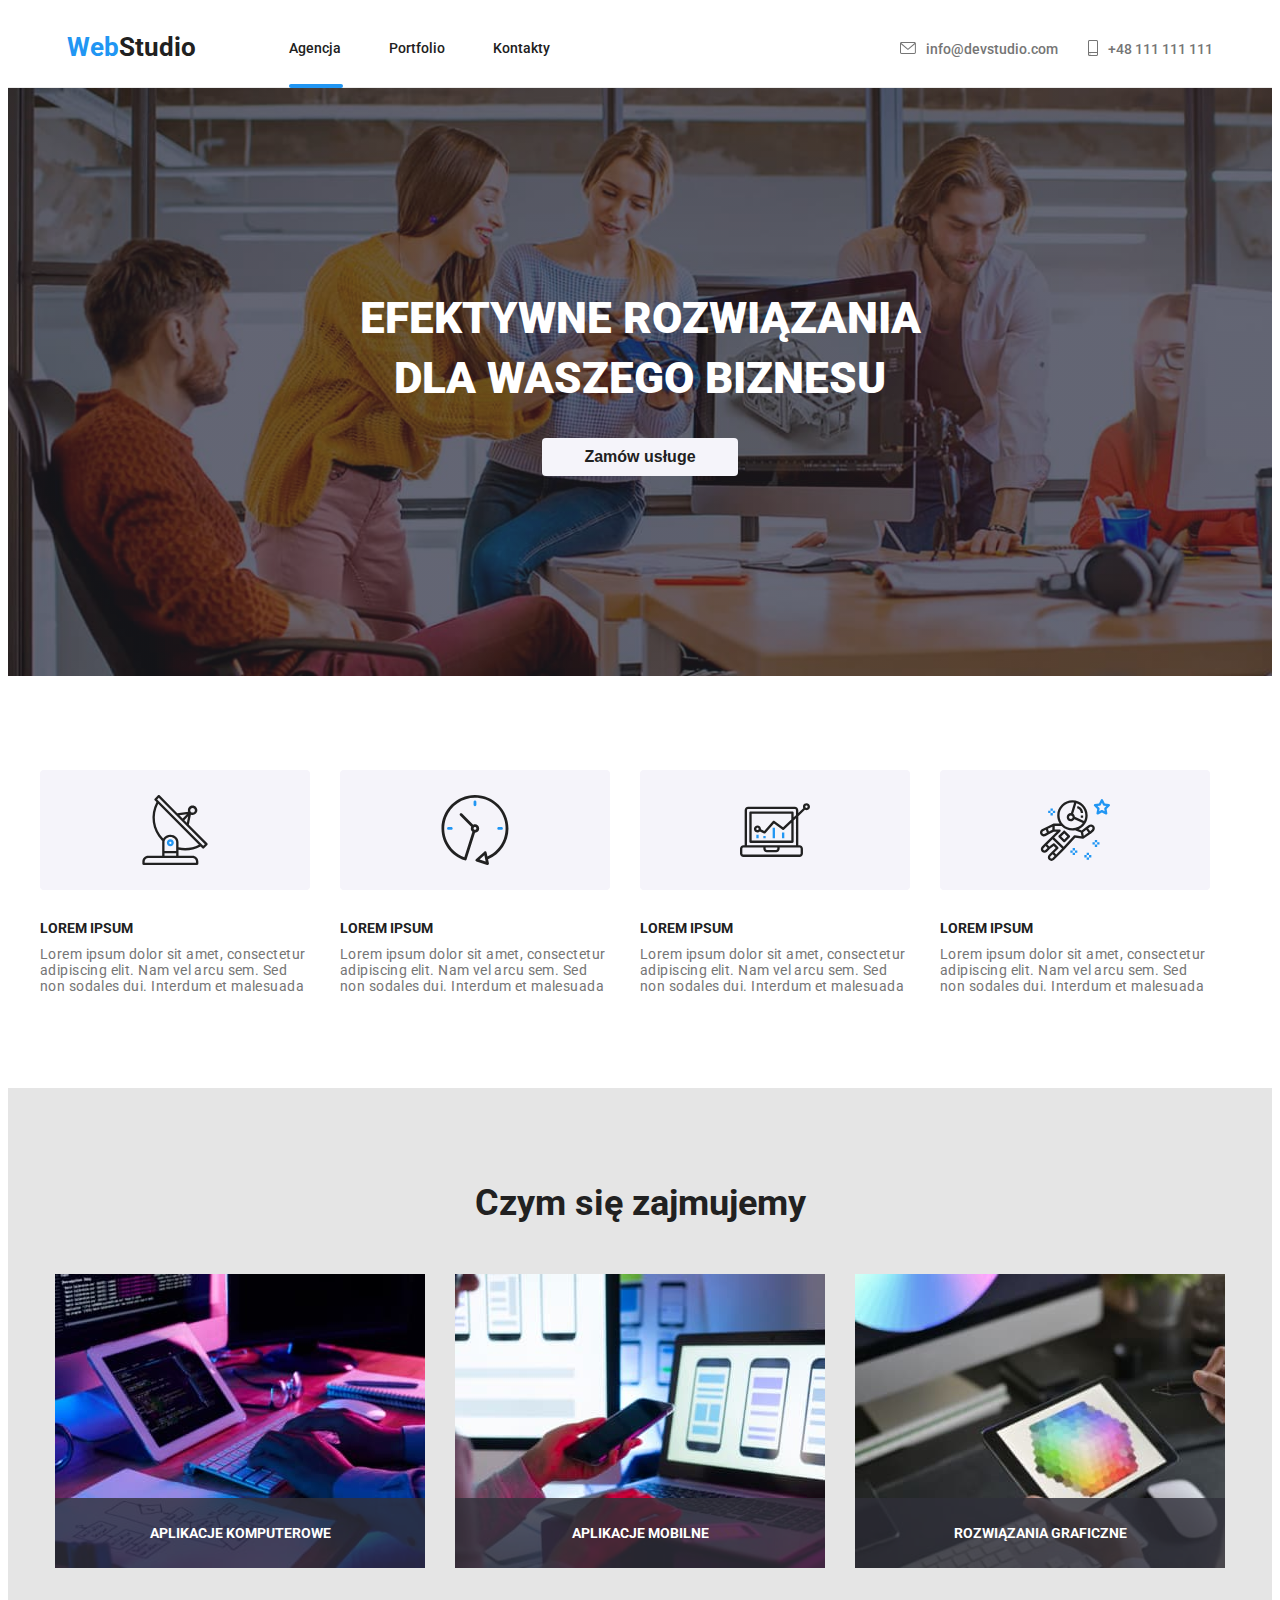
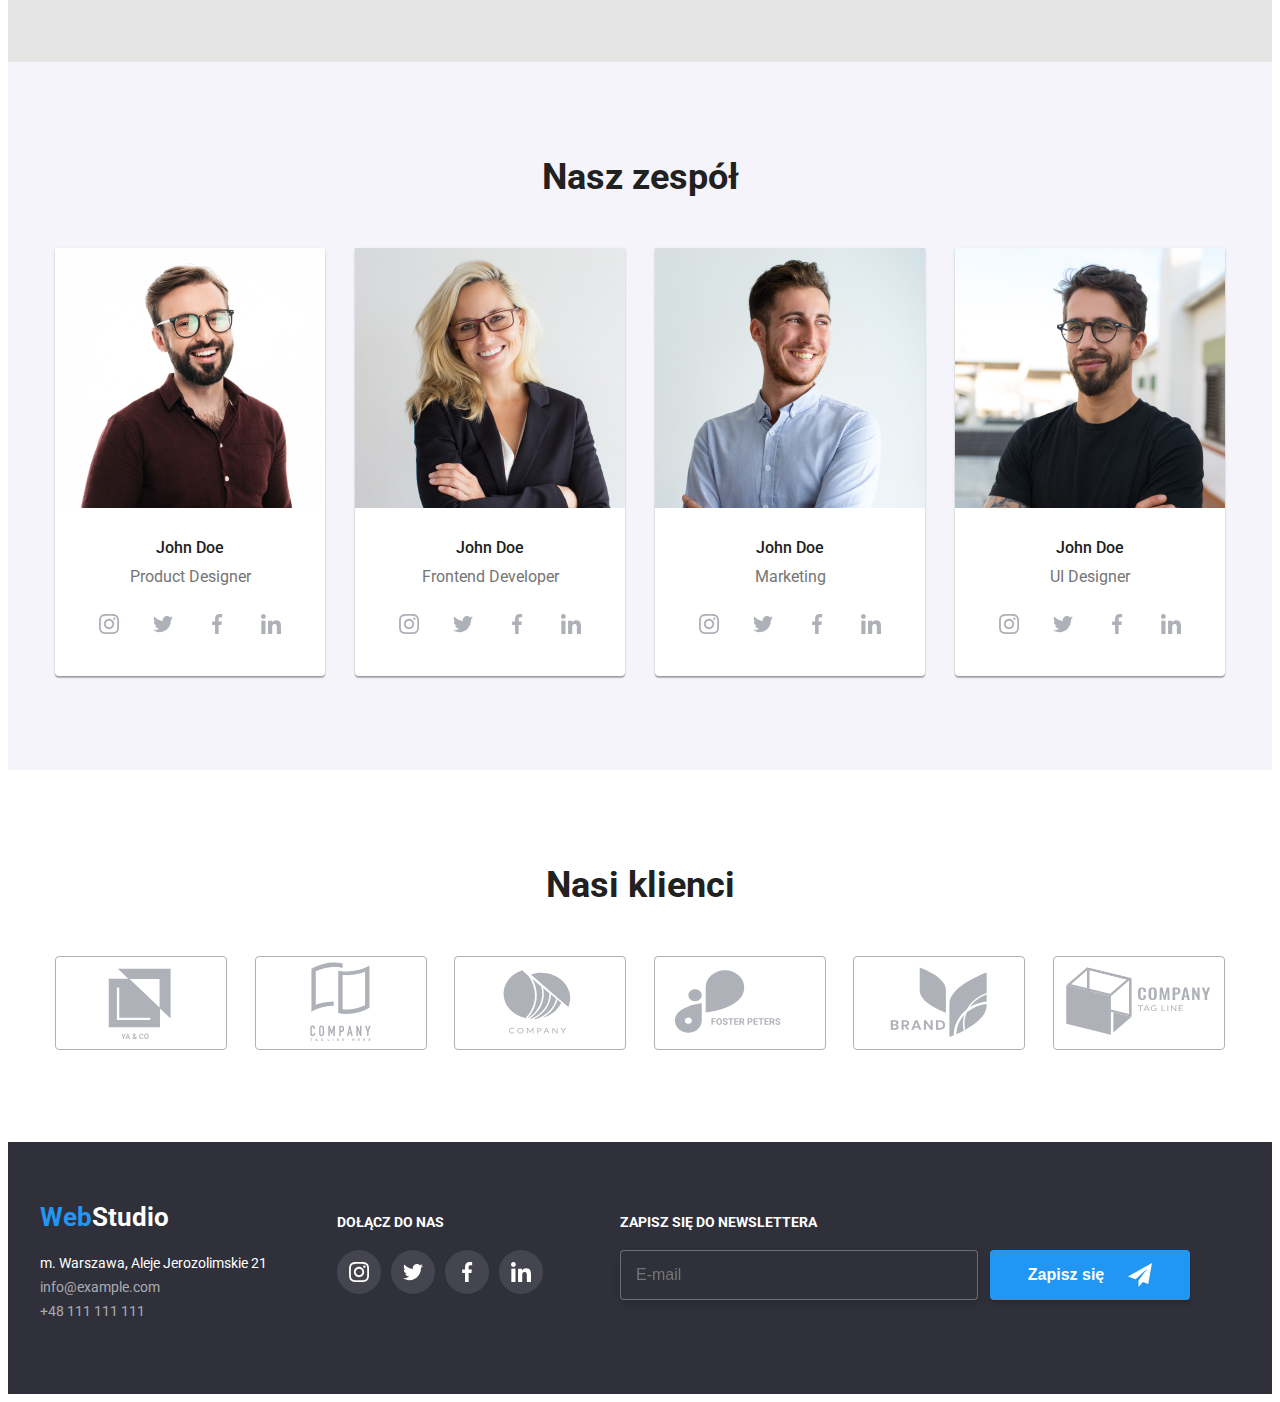
<file: index.html>
<!DOCTYPE html>
<html lang="pl-PL">
<head>
    <meta charset="UTF-8">
    <meta http-equiv="X-UA-Compatible" content="IE=edge">
    <meta name="viewport" content="width=device-width, initial-scale=1.0">
    <title>WebStudio</title>
    <link rel="stylesheet" href="https://cdnjs.cloudflare.com/ajax/libs/modern-normalize/1.0.0/modern-normalize.min.css"
        integrity="sha512-ISS7cAi1PEhQ8jnbJpJZMd29NlhNj4AWYyLOSp2CE/CsHxTCu+r+t0D2yoJudVrd0/8fTVPUVDzY5Tvli75u/g=="
        crossorigin="anonymous">
    <link rel="stylesheet" href="./css/main.min.css">
    <link rel="preconnect" href="https://fonts.gstatic.com">
    <link href="https://fonts.googleapis.com/css2?family=Raleway:wght@700&family=Roboto:wght@400;500;700;900&display=swap"
        rel="stylesheet">
</head>
<body>
    <header class="page-header">
        <section class="header">
            <div class="container container--position">
                <a class="header__logo" href="index.html"><span>Web</span>Studio</a>
                <button class="menu__open__button" type="button" data-menu-open>
                    <svg class="menu__open__icon">
                        <use href="./images/icons.svg#icon-menu_24px"></use>
                    </svg>
                </button>
                <ul class="header__nav">
                    <li><a class="link link--underline" href="index.html">Agencja</a></li>
                    <li><a class="link" href="portfolio.html">Portfolio</a></li>
                    <li><a class="link" href="#">Kontakty</a></li>
                </ul>
                <div class="header__contacts">
                    <div class="header__mail">
                        <svg class="mail__icon">
                            <use href="./images/icons.svg#icon-envelope"></use>
                        </svg>
                        <a class="mail__link" href="mailto:info@devstudio.com">info@devstudio.com</a>
                    </div>
                    <div class="header__phone">
                        <svg class="phone__icon">
                            <use href="./images/icons.svg#icon-smartphone"></use>
                        </svg>
                        <a class="phone__link" href="tel:+48111111111">+48 111 111 111</a>
                    </div>
                </div>
            </div>
        </section>
    </header>
    <hero class="page-hero">
        <section class="hero">
            <div class="container container--direction">
                <h1 class="hero__title">EFEKTYWNE ROZWIĄZANIA</h1>
                <h1 class="hero__title">DLA WASZEGO BIZNESU</h1>
                <button class="hero__button" type="button" data-modal-open>Zamów usługe</button>
            </div>
        </section>
    </hero>
        <section class="services">
            <div class="container">
                <ul class="services__list">
                    <li class="services__item">
                        <svg class="services__icon"><use href="./images/icons.svg#icon-Group-1"></use></svg>
                        <h3 class="services__title">LOREM IPSUM</h3>
                        <p class="services__description">Lorem ipsum dolor sit amet, consectetur adipiscing elit. Nam vel arcu sem. Sed non sodales dui. Interdum et malesuada</p>
                    </li>
                    <li class="services__item">
                        <svg class="services__icon"><use href="./images/icons.svg#icon-Group-2"></use></svg>
                        <h3 class="services__title">LOREM IPSUM</h3>
                        <p class="services__description">Lorem ipsum dolor sit amet, consectetur adipiscing elit. Nam vel arcu sem. Sed non sodales dui. Interdum et malesuada</p>
                    </li>
                    <li class="services__item">
                        <svg class="services__icon"><use href="./images/icons.svg#icon-Group-3"></use></svg>
                        <h3 class="services__title">LOREM IPSUM</h3>
                        <p class="services__description">Lorem ipsum dolor sit amet, consectetur adipiscing elit. Nam vel arcu sem. Sed non sodales dui. Interdum et malesuada</p>
                    </li>
                    <li class="services__item">
                        <svg class="services__icon"><use href="./images/icons.svg#icon-Group-4"></use></svg>
                        <h3 class="services__title">LOREM IPSUM</h3>
                        <p class="services__description">Lorem ipsum dolor sit amet, consectetur adipiscing elit. Nam vel arcu sem. Sed non sodales dui. Interdum et malesuada</p>
                    </li>
                </ul>
            </div>
        </section>
        <section class="specializations">
            <div class="container container--direction">
                <h2 class="specializations__title">Czym się zajmujemy</h2>
                <ul class="specializations__list">
                    <li class="specializations__item">
                        <img src="images/work/work1.jpg" alt="struktura strony" width="370" height="294">
                        <div class="specializations__description">
                            <p class="specializations__name">APLIKACJE KOMPUTEROWE</p>
                        </div>
                    </li>
                    <li class="specializations__item">
                        <img src="images/work/work2.jpg" alt="aplikacje mobilne" width="370" height="294">
                        <div class="specializations__description">
                            <p class="specializations__name">APLIKACJE MOBILNE</p>
                        </div>
                    </li>
                    <li class="specializations__item">
                        <img src="images/work/work3.jpg" alt="paleta kolorów" width="370" height="294">
                        <div class="specializations__description">
                            <p class="specializations__name">ROZWIĄZANIA GRAFICZNE</p>
                        </div>
                    </li>
                </ul>
            </div>
        </section>
        <section class="team">
            <div class="container container--direction">
                <h2 class="team__title">Nasz zespół</h2>
                <ul class="team__list">
                    <li class="team__item">
                        <img
                            alt="product designer"
                            src="./images/team/team_mobile/team1_mobile_w450.jpg"
                            srcset="
                                ./images/team/team_desktop/team1_desktop_w270.jpg 270w,
                                ./images/team/team_tablet/team1_tablet_w354.jpg 354w,
                                ./images/team/team_mobile/team1_mobile_w450.jpg 450w
                                "
                            sizes="(min-width: 1200px) 270px, (min-width: 768px) 354px, (min-width: 480px) 450px, 100vw"
                        >
                        <h3 class="team__name">John Doe</h3>
                        <p class="team__workplace">Product Designer</p>
                        <nav class="team__socialmedia">
                            <a class="team__sociallink" href="#">
                                <svg class="team__socialicon">
                                <use href="./images/icons.svg#icon-instagram"></use></svg>
                            </a>
                            <a class="team__sociallink" href="#">
                                <svg class="team__socialicon">
                                    <use href="./images/icons.svg#icon-twitter"></use>
                                </svg>
                            </a>
                            <a class="team__sociallink" href="#">
                                <svg class="team__socialicon">
                                    <use href="./images/icons.svg#icon-facebook"></use>
                                </svg>
                            </a>
                            <a class="team__sociallink" href="#">
                                <svg class="team__socialicon">
                                    <use href="./images/icons.svg#icon-linkedin"></use>
                                </svg>
                            </a>
                        </nav>
                    </li>
                    <li class="team__item">
                        <img
                            alt="frontend developer"
                            src="./images/team/team_mobile/team2_mobile_w450.jpg"
                            srcset="
                                ./images/team/team_desktop/team2_desktop_w270.jpg 270w,
                                ./images/team/team_tablet/team2_tablet_w354.jpg 354w,
                                ./images/team/team_mobile/team2_mobile_w450.jpg 450w
                                "
                            sizes="(min-width: 1200px) 270px, (min-width: 768px) 354px, (min-width: 480px) 450px, 100vw"
                        >
                        <h3 class="team__name">John Doe</h3>
                        <p class="team__workplace">Frontend Developer</p>
                        <nav class="team__socialmedia">
                            <a class="team__sociallink" href="#">
                                <svg class="team__socialicon">
                                    <use href="./images/icons.svg#icon-instagram"></use>
                                </svg>
                            </a>
                            <a class="team__sociallink" href="#">
                                <svg class="team__socialicon">
                                    <use href="./images/icons.svg#icon-twitter"></use>
                                </svg>
                            </a>
                            <a class="team__sociallink" href="#">
                                <svg class="team__socialicon">
                                    <use href="./images/icons.svg#icon-facebook"></use>
                                </svg>
                            </a>
                            <a class="team__sociallink" href="#">
                                <svg class="team__socialicon">
                                    <use href="./images/icons.svg#icon-linkedin"></use>
                                </svg>
                            </a>
                        </nav>
                    </li>
                    <li class="team__item">
                        <img
                            alt="marketing"
                            src="./images/team/team_mobile/team3_mobile_w450.jpg"
                            srcset="
                                ./images/team/team_desktop/team3_desktop_w270.jpg 270w,
                                ./images/team/team_tablet/team3_tablet_w354.jpg 354w,
                                ./images/team/team_mobile/team3_mobile_w450.jpg 450w
                                "
                            sizes="(min-width: 1200px) 270px, (min-width: 768px) 354px, (min-width: 480px) 450px, 100vw"
                        >
                        <h3 class="team__name">John Doe</h3>
                        <p class="team__workplace">Marketing</p>
                        <nav class="team__socialmedia">
                            <a class="team__sociallink" href="#">
                                <svg class="team__socialicon">
                                    <use href="./images/icons.svg#icon-instagram"></use>
                                </svg>
                            </a>
                            <a class="team__sociallink" href="#">
                                <svg class="team__socialicon">
                                    <use href="./images/icons.svg#icon-twitter"></use>
                                </svg>
                            </a>
                            <a class="team__sociallink" href="#">
                                <svg class="team__socialicon">
                                    <use href="./images/icons.svg#icon-facebook"></use>
                                </svg>
                            </a>
                            <a class="team__sociallink" href="#">
                                <svg class="team__socialicon">
                                    <use href="./images/icons.svg#icon-linkedin"></use>
                                </svg>
                            </a>
                        </nav>
                    </li>
                    <li class="team__item">
                        <img
                            alt="ui designer"
                            src="./images/team/team_mobile/team4_mobile_w450.jpg"
                            srcset="
                                ./images/team/team_desktop/team4_desktop_w270.jpg 270w,
                                ./images/team/team_tablet/team4_tablet_w354.jpg 354w,
                                ./images/team/team_mobile/team4_mobile_w450.jpg 450w
                                "
                            sizes="(min-width: 1200px) 270px, (min-width: 768px) 354px, (min-width: 480px) 450px, 100vw"
                        >
                        <h3 class="team__name">John Doe</h3>
                        <p class="team__workplace">UI Designer</p>
                        <nav class="team__socialmedia">
                            <a class="team__sociallink" href="#">
                                <svg class="team__socialicon">
                                    <use href="./images/icons.svg#icon-instagram"></use>
                                </svg>
                            </a>
                            <a class="team__sociallink" href="#">
                                <svg class="team__socialicon">
                                    <use href="./images/icons.svg#icon-twitter"></use>
                                </svg>
                            </a>
                            <a class="team__sociallink" href="#">
                                <svg class="team__socialicon">
                                    <use href="./images/icons.svg#icon-facebook"></use>
                                </svg>
                            </a>
                            <a class="team__sociallink" href="#">
                                <svg class="team__socialicon">
                                    <use href="./images/icons.svg#icon-linkedin"></use>
                                </svg>
                            </a>
                        </nav>
                    </li>
                </ul>
            </div>
        </section>
        <section class="customers">
            <div class="container container--padding">
                <h2 class="customers__title">Nasi klienci</h2>
                <ul class="customers__list">
                    <li class="customers__item">
                        <a class="customers__link" href="#">
                            <svg class="customers__icon"><use href="./images/icons.svg#icon-Logo1"></use></svg>
                        </a>
                    </li>
                    <li class="customers__item">
                        <a class="customers__link" href="#">
                            <svg class="customers__icon"><use href="./images/icons.svg#icon-Logo2"></use></svg>
                        </a>
                    </li>
                    <li class="customers__item">
                        <a class="customers__link" href="#">
                            <svg class="customers__icon"><use href="./images/icons.svg#icon-Logo3"></use></svg>
                        </a>
                    </li>
                    <li class="customers__item">
                        <a class="customers__link" href="#">
                            <svg class="customers__icon"><use href="./images/icons.svg#icon-Logo4"></use></svg>
                        </a>
                    </li>
                    <li class="customers__item">
                        <a class="customers__link" href="#">
                            <svg class="customers__icon"><use href="./images/icons.svg#icon-Logo5"></use></svg>
                        </a>
                    </li>
                    <li class="customers__item">
                        <a class="customers__link" href="#">
                            <svg class="customers__icon"><use href="./images/icons.svg#icon-Logo6"></use></svg>
                        </a>
                    </li>
                </ul>
            </div>
        </section>
   
    <footer class="page-footer">
        <section class="footer">
            <div class="container container--tablet container--mobile">
                <div class="footer__tablet">
                    <div class="footer__contact">
                        <a class="footer__logo" href="index.html"><span>Web</span>Studio</a>
                        <ul class="footer__contacts">
                            <li><a class="footer__address" href="https://goo.gl/maps/2TUbPAgfk7zZ6Xrx7" target="_blank">m.
                                    Warszawa, Aleje Jerozolimskie 21</a></li>
                            <li><a class="footer__mail" href="mailto:info@example.com">info@example.com</a></li>
                            <li><a class="footer__phone" href="tel:+48111111111">+48 111 111 111</a></li>
                        </ul>
                    </div>
                    <div class="footer__socialmedia">
                        <p class="socialmedia__title">DOŁĄCZ DO NAS</p>
                        <ul class="socialmedia__list">
                            <li>
                                <a class="socialmedia__link" href="#">
                                    <svg class="socialmedia__icon">
                                        <use href="./images/icons.svg#icon-instagram"></use>
                                    </svg>
                                </a>
                            </li>
                            <li>
                                <a class="socialmedia__link" href="#">
                                    <svg class="socialmedia__icon">
                                        <use href="./images/icons.svg#icon-twitter"></use>
                                    </svg>
                                </a>
                            </li>
                            <li>
                                <a class="socialmedia__link" href="#">
                                    <svg class="socialmedia__icon">
                                        <use href="./images/icons.svg#icon-facebook"></use>
                                    </svg>
                                </a>
                            </li>
                            <li>
                                <a class="socialmedia__link" href="#">
                                    <svg class="socialmedia__icon">
                                        <use href="./images/icons.svg#icon-linkedin"></use>
                                    </svg>
                                </a>
                            </li>
                        </ul>
                    </div>
                </div>
                <div class="footer__form">
                    <span class="form__title">zapisz się do newslettera</span>
                    <form class="form__newsletter" name="newsletter" method="POST">
                        <label>
                            <input class="form__input" type="email" name="email" placeholder="E-mail" />
                        </label>
                        <button class="form__button" type="submit">Zapisz się
                            <svg class="form__icon">
                                <use href="./images/icons.svg#icon-icon-send"></use>
                            </svg>
                        </button>
                    </form>
                </div>
            </div>
        </section>
    </footer>
    <div class="backdrop is-hidden" data-modal>
        <div class="modal">
            <button type="button" class="modal__button" data-modal-close>
                <svg class="modal__icon">
                    <use href="./images/icons.svg#icon-Vector"></use>
                </svg>
            </button>
            <form method="POST" class="modal__form">
                <span class="modal__title">Zostaw swoje dane w formularzu poniżej</span>
                <label for="name" class="modal__label">Imie</label>
                <div class="modal__wrapper">
                    <input id="name" name="name" class="modal__input" type="text" required/>
                    <svg class="modal__icon1">
                        <use href="./images/icons.svg#icon-modalicon1"></use>
                    </svg>
                </div>
                <label for="phone" class="modal__label">Telefon</label>
                <div class="modal__wrapper">
                    <input id="phone" name="phone" class="modal__input" type="tel" required/>
                    <svg class="modal__icon2">
                        <use href="./images/icons.svg#icon-modalicon2"></use>
                    </svg>
                </div>
                <label for="email" class="modal__label">Email</label>
                <div class="modal__wrapper">
                    <input id="email" name="email" class="modal__input" type="email" required/>
                    <svg class="modal__icon3">
                        <use href="./images/icons.svg#icon-modalicon3"></use>
                    </svg>
                </div>
                <label for="textarea" class="modal__label">Komentarz</label>
                <textarea id="textarea" name="textarea" class="modal__textarea" placeholder="Wprowadź tekst"></textarea>
                <div class="modal__statement">
                    <input id="checkbox" name="checkbox" class="modal__checkbox modal__checkbox--visually-hidden" type="checkbox" required/>
                    <label for="checkbox" class="checkbox__label">
                    Oświadczam iż akceptuję&nbsp;<a href="#" class="checkbox__link">Regulamin</a>&nbsp;i&nbsp;<a href="#" class="checkbox__link">Politykę Prywatności</a>.
                    </label>
                </div>
                <button class="modal__submit" type="submit">Wyślij</button>
            </form>
        </div>
    </div>
    <div class="modal__menu is-hidden" data-menu>
        <div class="menu">
            <button type="button" class="menu__close__button" data-menu-close>
                <svg class="menu__close__icon">
                    <use href="./images/icons.svg#icon-Vector"></use>
                </svg>
            </button>
            <ul class="mobile__links">
                <li><a class="link__item" href="index.html">Agencja</a></li>
                <li><a class="link__item" href="portfolio.html">Portfolio</a></li>
                <li><a class="link__item" href="#">Kontakt</a></li>
            </ul>
            <a class="phone__menu" href="tel:+48111111111">+48 111 111 111</a>
            <a class="mail__menu" href="mailto:info@devstudio.com">info@devstudio.com</a>
            <ul class="mobile__socialmedia__links">
                <li><a class="mobile__socialmedia" href="index.html">Instagram</a></li>
                <li><a class="mobile__socialmedia" href="portfolio.html">Twitter</a></li>
                <li><a class="mobile__socialmedia" href="#">Facebook</a></li>
                <li><a class="mobile__socialmedia" href="#">LinkedIn</a></li>
            </ul>
        </div>
    </div>
    <script src="./js/modal.js"></script>
    <script src="./js/mobile-menu.js"></script>
</body>
</html>
</file>
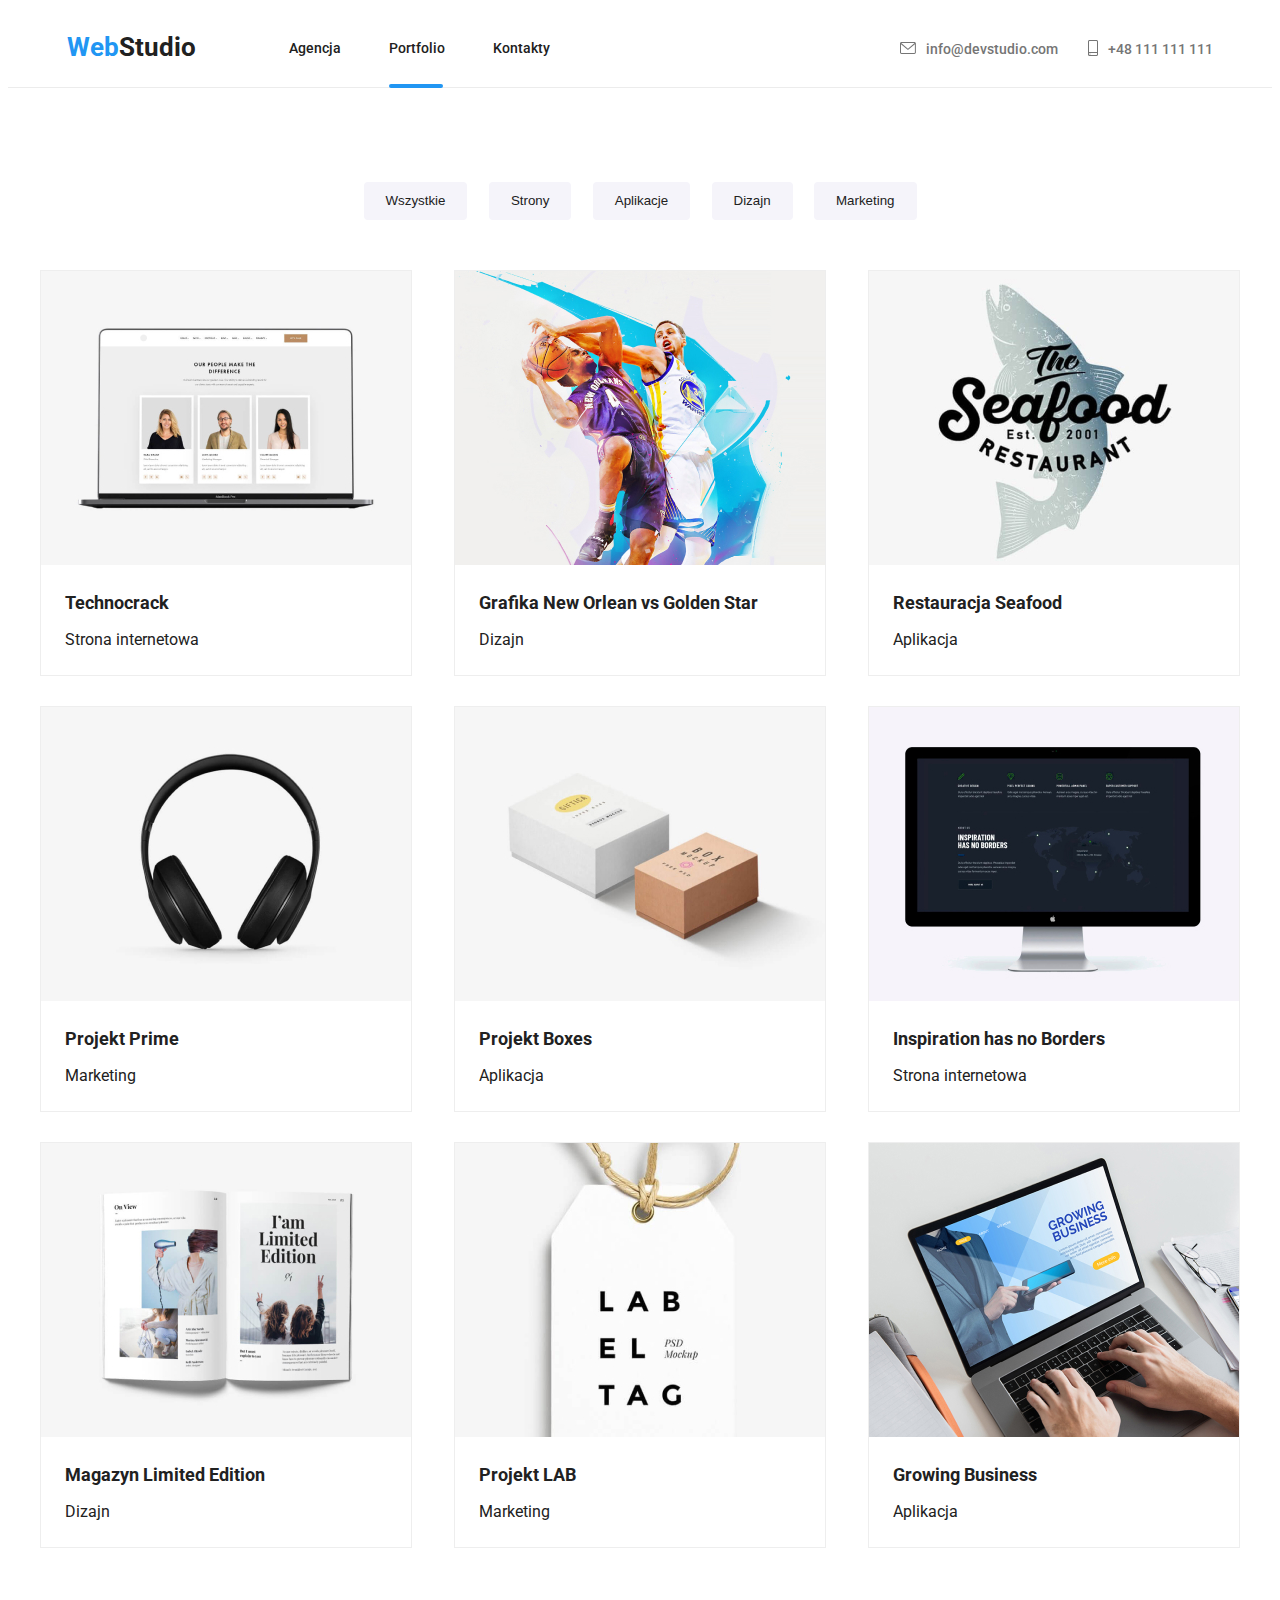
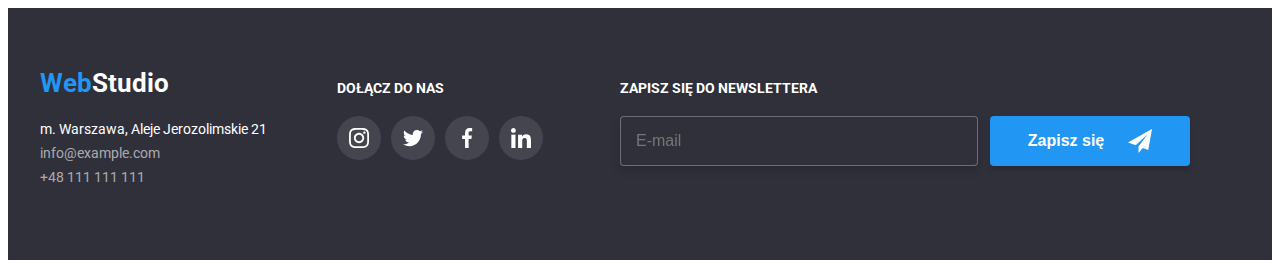
<file: portfolio.html>
<!DOCTYPE html>
<html lang="pl-PL">
<head>
    <meta charset="UTF-8">
    <meta http-equiv="X-UA-Compatible" content="IE=edge">
    <meta name="viewport" content="width=device-width, initial-scale=1.0">
    <title>Portfolio</title>
    <link rel="stylesheet" href="https://cdnjs.cloudflare.com/ajax/libs/modern-normalize/1.0.0/modern-normalize.min.css"
        integrity="sha512-ISS7cAi1PEhQ8jnbJpJZMd29NlhNj4AWYyLOSp2CE/CsHxTCu+r+t0D2yoJudVrd0/8fTVPUVDzY5Tvli75u/g=="
        crossorigin="anonymous">
    <link rel="stylesheet" href="./css/main.min.css">
    <link rel="preconnect" href="https://fonts.gstatic.com">
    <link href="https://fonts.googleapis.com/css2?family=Raleway:wght@700&family=Roboto:wght@400;500;700;900&display=swap"
rel="stylesheet">
</head>
<body>
    <header class="page-header">
        <section class="header">
            <div class="container container--position">
                <a class="header__logo" href="index.html"><span>Web</span>Studio</a>
                <button class="menu__open__button" type="button" data-menu-open>
                    <svg class="menu__open__icon">
                        <use href="./images/icons.svg#icon-menu_24px"></use>
                    </svg>
                </button>
                <ul class="header__nav">
                    <li><a class="link" href="index.html">Agencja</a></li>
                    <li><a class="link link--underline" href="portfolio.html">Portfolio</a></li>
                    <li><a class="link" href="#">Kontakty</a></li>
                </ul>
                <div class="header__contacts">
                    <div class="header__mail">
                        <svg class="mail__icon">
                            <use href="./images/icons.svg#icon-envelope"></use>
                        </svg>
                        <a class="mail__link" href="mailto:info@devstudio.com">info@devstudio.com</a>
                    </div>
                    <div class="header__phone">
                        <svg class="phone__icon">
                            <use href="./images/icons.svg#icon-smartphone"></use>
                        </svg>
                        <a class="phone__link" href="tel:+48111111111">+48 111 111 111</a>
                    </div>
                </div>
            </div>
        </section>
    </header>
    <main class="page-main">
        <section class="buttons">
            <div class="container container--position">
                <ul class="buttons__list">
                    <li class="list__item"><button class="buttons__item btn" type="button">Wszystkie</button></li>
                    <li class="list__item"><button class="buttons__item btn" type="button">Strony</button></li>
                    <li class="list__item"><button class="buttons__item btn" type="button">Aplikacje</button></li>
                    <li class="list__item"><button class="buttons__item btn" type="button">Dizajn</button></li>
                    <li class="list__item"><button class="buttons__item btn" type="button">Marketing</button></li>
                </ul>
            </div>
        </section>
        <section class="gallery">
            <div class="container">
                <ul class="gallery__list">
                    <li class="gallery__item">
                        <div class="overlay">
                            <img 
                                alt="strona internetowa"
                                src="./images/portfolio/portfolio_mobile/portfolio_img1_w450.jpg" 
                                srcset="
                                    ./images/portfolio/portfolio_tablet/portfolio_img1_w354.jpg 354w,
                                    ./images/portfolio/portfolio_desktop/portfolio_img1_w370.jpg 370w,
                                    ./images/portfolio/portfolio_mobile/portfolio_img1_w450.jpg 450w
                                "
                                sizes="(min-width: 1200px) 370px, (min-width: 768px) 354px, (min-width: 480px) 450px, 100vw"
                            />
                            <div class="overlay--transform">
                                <p class="overlay__text">Technocrack jest popularną platformą wykorzystywaną do rozpowszechniania koronawirusa. Firmy
                                wykorzystują tę platformę do celów szpiegowskich i ataków na niezabezpieczone serwery konkurencji</p>
                            </div>
                        </div>
                        <h2 class="gallery__project">Technocrack</h2>
                        <p class="gallery__category">Strona internetowa</p>
                    </li>
                    <li class="gallery__item">
                        <div class="overlay">
                            <img 
                                alt="dizajn"
                                src="./images/portfolio/portfolio_mobile/portfolio_img2_w450.jpg"
                                srcset="
                                    ./images/portfolio/portfolio_tablet/portfolio_img2_w354.jpg 354w,
                                    ./images/portfolio/portfolio_desktop/portfolio_img2_w370.jpg 370w,
                                    ./images/portfolio/portfolio_mobile/portfolio_img2_w450.jpg 450w
                                "
                                sizes="(min-width: 1200px) 370px, (min-width: 768px) 354px, (min-width: 480px) 450px, 100vw"
                                />
                            <div class="overlay--transform">
                                <p class="overlay__text">Technocrack jest popularną platformą wykorzystywaną do rozpowszechniania koronawirusa. Firmy
                                wykorzystują tę platformę do celów szpiegowskich i ataków na niezabezpieczone serwery konkurencji</p>
                            </div>
                        </div>
                        <h2 class="gallery__project">Grafika New Orlean vs Golden Star</h2>
                        <p class="gallery__category">Dizajn</p>
                    </li>
                    <li class="gallery__item">
                        <div class="overlay">
                            <img
                                alt="aplikacja"
                                src="./images/portfolio/portfolio_mobile/portfolio_img3_w450.jpg" 
                                srcset="
                                    ./images/portfolio/portfolio_tablet/portfolio_img3_w354.jpg 354w,
                                    ./images/portfolio/portfolio_desktop/portfolio_img3_w370.jpg 370w,
                                    ./images/portfolio/portfolio_mobile/portfolio_img3_w450.jpg 450w
                                "
                                sizes="(min-width: 1200px) 370px, (min-width: 768px) 354px, (min-width: 480px) 450px, 100vw"
                                />
                            <div class="overlay--transform">
                                <p class="overlay__text">Technocrack jest popularną platformą wykorzystywaną do rozpowszechniania koronawirusa. Firmy
                                wykorzystują tę platformę do celów szpiegowskich i ataków na niezabezpieczone serwery konkurencji</p>
                            </div>
                        </div>
                        <h2 class="gallery__project">Restauracja Seafood</h2>
                        <p class="gallery__category">Aplikacja</p>
                    </li>
                    <li class="gallery__item">
                        <div class="overlay">
                            <img
                                alt="marketing"
                                src="./images/portfolio/portfolio_mobile/portfolio_img4_w450.jpg"
                                srcset="
                                    ./images/portfolio/portfolio_tablet/portfolio_img4_w354.jpg 354w,
                                    ./images/portfolio/portfolio_desktop/portfolio_img4_w370.jpg 370w,
                                    ./images/portfolio/portfolio_mobile/portfolio_img4_w450.jpg 450w
                                "
                                sizes="(min-width: 1200px) 370px, (min-width: 768px) 354px, (min-width: 480px) 450px, 100vw"
                            />
                            <div class="overlay--transform">
                                <p class="overlay__text">Technocrack jest popularną platformą wykorzystywaną do rozpowszechniania koronawirusa. Firmy
                                wykorzystują tę platformę do celów szpiegowskich i ataków na niezabezpieczone serwery konkurencji</p>
                            </div>
                        </div>
                        <h2 class="gallery__project">Projekt Prime</h2>
                        <p class="gallery__category">Marketing</p>
                    </li>
                    <li class="gallery__item">
                        <div class="overlay">
                            <img
                                alt="aplikacja"
                                src="./images/portfolio/portfolio_mobile/portfolio_img5_w450.jpg"
                                srcset="
                                    ./images/portfolio/portfolio_tablet/portfolio_img5_w354.jpg 354w,
                                    ./images/portfolio/portfolio_desktop/portfolio_img5_w370.jpg 370w,
                                    ./images/portfolio/portfolio_mobile/portfolio_img5_w450.jpg 450w
                                "
                                sizes="(min-width: 1200px) 370px, (min-width: 768px) 354px, (min-width: 480px) 450px, 100vw"
                            >
                            <div class="overlay--transform">
                                <p class="overlay__text">Technocrack jest popularną platformą wykorzystywaną do rozpowszechniania koronawirusa. Firmy
                                wykorzystują tę platformę do celów szpiegowskich i ataków na niezabezpieczone serwery konkurencji</p>
                            </div>
                        </div>
                        <h2 class="gallery__project">Projekt Boxes</h2>
                        <p class="gallery__category">Aplikacja</p>
                    </li>
                    <li class="gallery__item">
                        <div class="overlay">
                            <img
                                alt="strona internetowa"
                                src="./images/portfolio/portfolio_mobile/portfolio_img6_w450.jpg"
                                srcset="
                                    ./images/portfolio/portfolio_tablet/portfolio_img6_w354.jpg 354w,
                                    ./images/portfolio/portfolio_desktop/portfolio_img6_w370.jpg 370w,
                                    ./images/portfolio/portfolio_mobile/portfolio_img6_w450.jpg 450w
                                "
                                sizes="(min-width: 1200px) 370px, (min-width: 768px) 354px, (min-width: 480px) 450px, 100vw"
                            >
                            <div class="overlay--transform">
                                <p class="overlay__text">Technocrack jest popularną platformą wykorzystywaną do rozpowszechniania koronawirusa. Firmy
                                wykorzystują tę platformę do celów szpiegowskich i ataków na niezabezpieczone serwery konkurencji</p>
                            </div>
                        </div>
                        <h2 class="gallery__project">Inspiration has no Borders</h2>
                        <p class="gallery__category">Strona internetowa</p>
                    </li>
                    <li class="gallery__item">
                        <div class="overlay">
                            <img
                                alt="dizajn"
                                src="./images/portfolio/portfolio_mobile/portfolio_img7_w450.jpg"
                                srcset="
                                    ./images/portfolio/portfolio_tablet/portfolio_img7_w354.jpg 354w,
                                    ./images/portfolio/portfolio_desktop/portfolio_img7_w370.jpg 370w,
                                    ./images/portfolio/portfolio_mobile/portfolio_img7_w450.jpg 450w
                                "
                                sizes="(min-width: 1200px) 370px, (min-width: 768px) 354px, (min-width: 480px) 450px, 100vw"
                            >
                            <div class="overlay--transform">
                                <p class="overlay__text">Technocrack jest popularną platformą wykorzystywaną do rozpowszechniania koronawirusa. Firmy
                                wykorzystują tę platformę do celów szpiegowskich i ataków na niezabezpieczone serwery konkurencji</p>
                            </div>
                        </div>
                        <h2 class="gallery__project">Magazyn Limited Edition</h2>
                        <p class="gallery__category">Dizajn</p>
                    </li>
                    <li class="gallery__item">
                        <div class="overlay">
                            <img
                                alt="marketing"
                                src="./images/portfolio/portfolio_mobile/portfolio_img8_w450.jpg"
                                srcset="
                                    ./images/portfolio/portfolio_tablet/portfolio_img8_w354.jpg 354w,
                                    ./images/portfolio/portfolio_desktop/portfolio_img8_w370.jpg 370w,
                                    ./images/portfolio/portfolio_mobile/portfolio_img8_w450.jpg 450w
                                "
                                sizes="(min-width: 1200px) 370px, (min-width: 768px) 354px, (min-width: 480px) 450px, 100vw"
                            >
                            <div class="overlay--transform">
                                <p class="overlay__text">Technocrack jest popularną platformą wykorzystywaną do rozpowszechniania koronawirusa. Firmy
                                wykorzystują tę platformę do celów szpiegowskich i ataków na niezabezpieczone serwery konkurencji</p>
                            </div>
                        </div>
                        <h2 class="gallery__project">Projekt LAB</h2>
                        <p class="gallery__category">Marketing</p>
                    </li>
                    <li class="gallery__item">
                        <div class="overlay">
                            <img
                                alt="aplikacja"
                                src="./images/portfolio/portfolio_mobile/portfolio_img9_w450.jpg"
                                srcset="
                                    ./images/portfolio/portfolio_tablet/portfolio_img9_w354.jpg 354w,
                                    ./images/portfolio/portfolio_desktop/portfolio_img9_w370.jpg 370w,
                                    ./images/portfolio/portfolio_mobile/portfolio_img9_w450.jpg 450w
                                "
                                sizes="(min-width: 1200px) 370px, (min-width: 768px) 354px, (min-width: 480px) 450px, 100vw"
                            >
                            <div class="overlay--transform">
                                <p class="overlay__text">Technocrack jest popularną platformą wykorzystywaną do rozpowszechniania koronawirusa. Firmy
                                wykorzystują tę platformę do celów szpiegowskich i ataków na niezabezpieczone serwery konkurencji</p>
                            </div>
                        </div>
                        <h2 class="gallery__project">Growing Business</h2>
                        <p class="gallery__category">Aplikacja</p>
                    </li>
                </ul>
            </div>
        </section>
    </main>
    <footer class="page-footer">
        <section class="footer">
            <div class="container container--tablet container--mobile"">
                <div class="footer__tablet">
                <div class="footer__contact">
                    <a class="footer__logo" href="index.html"><span>Web</span>Studio</a>
                    <ul class="footer__contacts">
                        <li><a class="footer__address" href="https://goo.gl/maps/2TUbPAgfk7zZ6Xrx7" target="_blank">m. Warszawa, Aleje Jerozolimskie 21</a></li>
                        <li><a class="footer__mail" href="mailto:info@example.com">info@example.com</a></li>
                        <li><a class="footer__phone" href="tel:+48111111111">+48 111 111 111</a></li>
                    </ul>
                </div>
                <div class="footer__socialmedia">
                    <p class="socialmedia__title">DOŁĄCZ DO NAS</p>
                    <ul class="socialmedia__list">
                        <li>
                            <a class="socialmedia__link" href="#">
                                <svg class="socialmedia__icon">
                                    <use href="./images/icons.svg#icon-instagram"></use>
                                </svg>
                            </a>
                        </li>
                        <li>
                            <a class="socialmedia__link" href="#">
                                <svg class="socialmedia__icon">
                                    <use href="./images/icons.svg#icon-twitter"></use>
                                </svg>
                            </a>
                        </li>
                        <li>
                            <a class="socialmedia__link" href="#">
                                <svg class="socialmedia__icon">
                                    <use href="./images/icons.svg#icon-facebook"></use>
                                </svg>
                            </a>
                        </li>
                        <li>
                            <a class="socialmedia__link" href="#">
                                <svg class="socialmedia__icon">
                                    <use href="./images/icons.svg#icon-linkedin"></use>
                                </svg>
                            </a>
                        </li>
                    </ul>
                </div>
                </div>
                <div class="footer__form">
                    <span class="form__title">zapisz się do newslettera</span>
                    <form class="form__newsletter" name="newsletter" method="POST">
                        <label>
                            <input class="form__input" type="email" name="email" placeholder="E-mail" />
                        </label>
                        <button class="form__button" type="submit">Zapisz się
                            <svg class="form__icon">
                                <use href="./images/icons.svg#icon-icon-send"></use>
                            </svg>
                        </button>
                    </form>
                </div>
            </div>
        </section>
    </footer>
        <div class="modal__menu is-hidden" data-menu>
            <div class="menu">
                <button type="button" class="menu__close__button" data-menu-close>
                    <svg class="menu__close__icon">
                        <use href="./images/icons.svg#icon-Vector"></use>
                    </svg>
                </button>
                <ul class="mobile__links">
                    <li><a class="link__item" href="index.html">Agencja</a></li>
                    <li><a class="link__item" href="portfolio.html">Portfolio</a></li>
                    <li><a class="link__item" href="#">Kontakt</a></li>
                </ul>
                <a class="phone__menu" href="tel:+48111111111">+48 111 111 111</a>
                <a class="mail__menu" href="mailto:info@devstudio.com">info@devstudio.com</a>
                <ul class="mobile__socialmedia__links">
                    <li><a class="mobile__socialmedia" href="index.html">Instagram</a></li>
                    <li><a class="mobile__socialmedia" href="portfolio.html">Twitter</a></li>
                    <li><a class="mobile__socialmedia" href="#">Facebook</a></li>
                    <li><a class="mobile__socialmedia" href="#">LinkedIn</a></li>
                </ul>
            </div>
        </div>
    <script src="./js/mobile-menu.js"></script>
</body>
</html>
</file>
<file: css/main.min.css>
.btn{border:none;border-radius:4px;box-shadow:none;color:var(--first-color);background-color:var(--third-background-color);transition-property:color, background-color, box-shadow;transition-duration:250ms;transition-timing-function:cubic-bezier(0.4, 0, 0.2, 1)}.btn:hover,.btn:focus{cursor:var(--first-cursor);background-color:var(--third-color);color:var(--fourth-color);box-shadow:0px 3px 1px rgba(0,0,0,0.1),0px 1px 2px rgba(0,0,0,0.08),0px 2px 2px rgba(0,0,0,0.12)}.container{width:100%;padding:0 10px;display:flex}.container--direction{flex-direction:column;align-items:center}@media screen and (min-width: 320px){.container{max-width:480px;padding:0 15px;margin:0 auto}}@media screen and (min-width: 768px){.container{max-width:768px;padding:0 15px}}@media screen and (min-width: 1200px){.container{max-width:1200px;padding:0 15px}}.container{width:1200px;margin:0 auto;padding:0 15px;display:flex}.container--position{align-items:center;justify-content:center}.container--direction{flex-direction:column;align-items:center}.container--padding{flex-direction:column;align-items:center}:root{--first-font: 'Roboto', sans-serif;--second-font: 'Raleway', sans-serif;--first-color: #212121;--second-color: #757575;--third-color: #2196F3;--fourth-color: #FFFFFF;--first-background-color: #E5E5E5;--second-background-color: #2F303A;--third-background-color: #F5F4FA;--fourth-background-color: #ffffff;--first-cursor: pointer;--list-style-type: none}.header{background-color:var(--fourth-background-color)}.header{border-bottom:1px solid #ECECEC}.header__logo{font-size:24px;font-weight:700;color:var(--first-color);margin-top:16px;margin-bottom:16px;margin-right:315px}.header__nav{display:none}.header__contacts{display:none}.menu__open__button{width:30px;height:30px;padding:0px;background-color:var(--fourth-background-color);border:none}.menu__open__icon{width:24px;height:16px}.menu__open__icon:hover,.menu__open__icon:focus{cursor:var(--first-cursor);fill:var(--third-color)}.modal__menu{position:fixed;left:0;top:0;width:100%;height:100%;background-color:rgba(0,0,0,0.2);transform:scale(1);transition-duration:500ms;transition-timing-function:cubic-bezier(0.4, 0, 0.2, 1)}.menu{position:absolute;top:50%;left:50%;transform:translate(-50%, -50%);width:480px;height:796px;background-color:var(--fourth-color);box-shadow:0px 4px 8px rgba(0,0,0,0.04),0px 2px 4px rgba(0,0,0,0.08),0px 1px 3px rgba(0,0,0,0.16);padding-top:48px;padding-left:40px;display:flex;flex-direction:column}.menu__close__button{width:30px;height:30px;background-color:var(--fourth-color);border:none;position:absolute;top:8px;right:8px}.menu__close__icon{width:18px;height:18px;position:absolute;top:50%;left:50%;transform:translate(-50%, -50%)}.menu__close__button:hover,.menu__close__button:focus{cursor:var(--first-cursor);fill:var(--third-color)}.is-hidden{opacity:0;visibility:hidden;pointer-events:none;transform:scale(0.5) translateY(300px);transition-duration:500ms;transition-timing-function:cubic-bezier(0.4, 0, 0.2, 1)}.mobile__links{width:180px;margin-bottom:266px}.link__item{font-size:40px;font-weight:500;display:block;padding-bottom:36px;color:var(--first-color)}.link__item:hover,.link__item:focus{cursor:var(--first-cursor);color:var(--third-color)}.phone__menu{font-size:34px;font-weight:500;color:var(--third-color);margin-bottom:32px}.mail__menu{font-size:24px;font-weight:500;color:var(--second-color)}.phone__menu:hover,.phone__menu:focus,.mail__menu:hover,.mail__menu:focus{cursor:var(--first-cursor);color:var(--third-color)}.mobile__socialmedia__links{display:flex;margin-top:64px}.mobile__socialmedia{font-size:18px;font-weight:500;color:var(--third-color);margin-right:20px}@media screen and (min-width: 768px){.menu__open__button{display:none}.header__logo{margin-top:24px;margin-bottom:26px;margin-right:0px}.header__nav{display:flex;width:282px;margin-left:83px;margin-right:101px;justify-content:space-between}.link{font-size:14px;font-weight:500;color:var(--first-color);transition-property:color;transition-duration:250ms;transition-timing-function:cubic-bezier(0.4, 0, 0.2, 1);position:relative}.link:hover,.link:focus{cursor:var(--first-cursor);color:var(--third-color)}.link--underline::after{content:"";display:block;width:54px;height:4px;border-radius:2px;background-color:var(--third-color);position:absolute;top:44px}.header__contacts{display:flex;flex-direction:column;align-items:left;fill:var(--second-color)}.header__mail{display:flex;align-items:center;margin-bottom:10px;transition-property:fill;transition-duration:250ms;transition-timing-function:cubic-bezier(0.4, 0, 0.2, 1)}.header__mail:hover,.header__mail:focus{cursor:var(--first-cursor);color:var(--third-color);fill:var(--third-color)}.header__phone{display:flex;align-items:center;transition-property:fill;transition-duration:250ms;transition-timing-function:cubic-bezier(0.4, 0, 0.2, 1)}.header__phone:hover,.header__phone:focus{cursor:var(--first-cursor);color:var(--third-color);fill:var(--third-color)}.mail__icon{width:16px;height:12px;margin-right:10px}.phone__icon{width:10px;height:16px;margin-right:14px}.mail__link,.phone__link{font-size:12px;font-weight:500;padding-top:3px;color:var(--second-color);transition-property:color;transition-duration:250ms;transition-timing-function:cubic-bezier(0.4, 0, 0.2, 1)}.mail__link:hover,.mail__link:focus,.phone__link:hover,.phone__link:focus{cursor:var(--first-cursor);color:var(--third-color);fill:var(--third-color)}}@media screen and (min-width: 1200px){.header__logo{font-size:26px;margin-top:24px;margin-bottom:25px}.header__nav{width:261px;margin-left:93px;margin-right:350px}.header__contacts{flex-direction:row;justify-content:space-between;align-items:center}.header__mail{margin-bottom:0px;margin-right:30px}.phone__icon{margin-right:10px}.mail__link,.phone__link{font-size:14px}}@media screen and (max-width: 767px){.container--mobile{display:flex;flex-direction:column;align-items:center}.footer{background-color:var(--second-background-color)}.footer__logo{font-size:26px;font-weight:700;color:var(--fourth-color);display:block;margin-top:60px;margin-bottom:20px}.footer__address{font-size:14px;color:var(--fourth-color);line-height:1.714}.footer__address:hover,.footer__address:focus{cursor:var(--first-cursor);color:var(--third-color);transition-property:color;transition-duration:250ms;transition-timing-function:cubic-bezier(0.4, 0, 0.2, 1)}.footer__mail,.footer__phone{font-size:14px;color:rgba(255,255,255,0.6);line-height:1.714}.footer__mail:hover,.footer__mail:focus,.footer__phone:hover,.footer__phone:focus{cursor:var(--first-cursor);color:var(--third-color);transition-property:color;transition-duration:250ms;transition-timing-function:cubic-bezier(0.4, 0, 0.2, 1)}.footer__contact{display:flex;flex-direction:column;align-items:center}.footer__contacts{display:flex;flex-direction:column;align-items:center}.socialmedia__list{display:flex;justify-content:space-between;align-items:center;width:206px;padding-top:20px}.socialmedia__icon{width:20px;height:20px;fill:var(--fourth-color)}.socialmedia__link{display:flex;width:44px;height:44px;background-color:rgba(255,255,255,0.1);border-radius:50%;justify-content:center;align-items:center;transition-property:background-color;transition-duration:250ms;transition-timing-function:cubic-bezier(0.4, 0, 0.2, 1)}.socialmedia__link:hover,.socialmedia__link:focus{background-color:var(--third-color)}.socialmedia__title{color:var(--fourth-color);font-size:14px;font-weight:700;display:block;padding-top:72px}.footer__socialmedia{display:flex;flex-direction:column;align-items:center}.footer__form{display:flex;flex-direction:column;align-items:center;margin-top:60px}.form__title{text-transform:uppercase;font-size:14px;font-weight:700;color:var(--fourth-color);display:flex;padding-bottom:20px}.form__newsletter{display:flex;flex-direction:column;align-items:center}.form__input{width:358px;height:50px;box-sizing:border-box;border:1px solid rgba(255,255,255,0.3);border-radius:4px;filter:drop-shadow(0px 4px 4px rgba(0,0,0,0.15));background-color:var(--second-background-color);padding:15px;font-size:16px;font-weight:400}.form__button{width:200px;height:50px;border:none;border-radius:4px;padding:0px;background-color:var(--third-color);box-shadow:0px 4px 4px rgba(0,0,0,0.15);font-size:16px;font-weight:700;color:var(--fourth-color);margin:20px 0px 60px;display:flex;align-items:center;justify-content:center}.form__button:hover,.form__button:focus{cursor:var(--first-cursor)}.form__icon{width:24px;height:24px;margin-left:24px}}@media screen and (min-width: 768px) and (max-width: 1199px){.container--tablet{display:flex;flex-direction:column;align-items:center}.footer__tablet{display:flex}.footer{background-color:var(--second-background-color)}.footer__logo{font-size:26px;font-weight:700;color:var(--fourth-color);display:block;margin-top:60px;margin-bottom:20px}.footer__address{font-size:14px;color:var(--fourth-color);line-height:1.714}.footer__address:hover,.footer__address:focus{cursor:var(--first-cursor);color:var(--third-color);transition-property:color;transition-duration:250ms;transition-timing-function:cubic-bezier(0.4, 0, 0.2, 1)}.footer__mail,.footer__phone{font-size:14px;color:rgba(255,255,255,0.6);line-height:1.714}.footer__mail:hover,.footer__mail:focus,.footer__phone:hover,.footer__phone:focus{cursor:var(--first-cursor);color:var(--third-color);transition-property:color;transition-duration:250ms;transition-timing-function:cubic-bezier(0.4, 0, 0.2, 1)}.footer__contact{display:flex;flex-direction:column;align-items:center}.footer__contacts{display:flex;flex-direction:column;align-items:center}.socialmedia__list{display:flex;justify-content:space-between;align-items:center;width:206px;padding-top:20px}.socialmedia__icon{width:20px;height:20px;fill:var(--fourth-color)}.socialmedia__link{display:flex;width:44px;height:44px;background-color:rgba(255,255,255,0.1);border-radius:50%;justify-content:center;align-items:center;transition-property:background-color;transition-duration:250ms;transition-timing-function:cubic-bezier(0.4, 0, 0.2, 1)}.socialmedia__link:hover,.socialmedia__link:focus{background-color:var(--third-color)}.socialmedia__title{color:var(--fourth-color);font-size:14px;font-weight:700;display:block;padding-top:65px}.footer__socialmedia{display:flex;flex-direction:column;align-items:center;margin-left:144px}.footer__form{display:flex;flex-direction:column;align-items:center;margin-top:72px}.form__title{text-transform:uppercase;font-size:14px;font-weight:700;color:var(--fourth-color);display:flex;padding-bottom:20px}.form__newsletter{display:flex;flex-direction:column;align-items:center}.form__input{width:358px;height:50px;box-sizing:border-box;border:1px solid rgba(255,255,255,0.3);border-radius:4px;filter:drop-shadow(0px 4px 4px rgba(0,0,0,0.15));background-color:var(--second-background-color);padding:15px;font-size:16px;font-weight:400}.form__button{width:200px;height:50px;border:none;border-radius:4px;padding:0px;background-color:var(--third-color);box-shadow:0px 4px 4px rgba(0,0,0,0.15);font-size:16px;font-weight:700;color:var(--fourth-color);margin:20px 0px 60px;display:flex;align-items:center;justify-content:center}.form__button:hover,.form__button:focus{cursor:var(--first-cursor)}.form__icon{width:24px;height:24px;margin-left:24px}}@media screen and (min-width: 1200px){.footer{background-color:var(--second-background-color)}.footer__tablet{display:flex}.footer__logo{font-size:26px;font-weight:700;color:var(--fourth-color);display:block;margin-top:60px;margin-bottom:20px}.footer__address{font-size:14px;color:var(--fourth-color);line-height:1.714}.footer__address:hover,.footer__address:focus{cursor:var(--first-cursor);color:var(--third-color);transition-property:color;transition-duration:250ms;transition-timing-function:cubic-bezier(0.4, 0, 0.2, 1)}.footer__mail,.footer__phone{font-size:14px;color:rgba(255,255,255,0.6);line-height:1.714}.footer__mail:hover,.footer__mail:focus,.footer__phone:hover,.footer__phone:focus{cursor:var(--first-cursor);color:var(--third-color);transition-property:color;transition-duration:250ms;transition-timing-function:cubic-bezier(0.4, 0, 0.2, 1)}.socialmedia__list{display:flex;justify-content:space-between;align-items:center;width:206px;padding-top:20px;padding-bottom:100px;margin-left:70px}.socialmedia__icon{width:20px;height:20px;fill:var(--fourth-color)}.socialmedia__link{display:flex;width:44px;height:44px;background-color:rgba(255,255,255,0.1);border-radius:50%;justify-content:center;align-items:center;transition-property:background-color;transition-duration:250ms;transition-timing-function:cubic-bezier(0.4, 0, 0.2, 1)}.socialmedia__link:hover,.socialmedia__link:focus{background-color:var(--third-color)}.socialmedia__title{color:var(--fourth-color);font-size:14px;font-weight:700;display:block;padding-left:70px;padding-top:72px}.footer__form{display:flex;flex-direction:column;margin-top:72px;margin-left:77px}.form__title{text-transform:uppercase;font-size:14px;font-weight:700;color:var(--fourth-color);display:flex;padding-bottom:20px}.form__newsletter{display:flex}.form__input{width:358px;height:50px;box-sizing:border-box;border:1px solid rgba(255,255,255,0.3);border-radius:4px;filter:drop-shadow(0px 4px 4px rgba(0,0,0,0.15));background-color:var(--second-background-color);padding:15px;font-size:16px;font-weight:400}.form__button{width:200px;height:50px;border:none;border-radius:4px;padding:0px;background-color:var(--third-color);box-shadow:0px 4px 4px rgba(0,0,0,0.15);font-size:16px;font-weight:700;color:var(--fourth-color);margin-left:12px;display:flex;align-items:center;justify-content:center}.form__button:hover,.form__button:focus{cursor:var(--first-cursor)}.form__icon{width:24px;height:24px;margin-left:24px}}.buttons{background-color:var(--fourth-background-color);padding-bottom:10px;padding-top:60px}.buttons__list{display:flex;justify-content:space-between;flex-wrap:wrap;width:430px;height:91px}.buttons__item{padding:6px 22px;font-weight:500;line-height:26px}@media screen and (min-width: 768px){.buttons{padding-top:60px}.buttons__list{display:flex;justify-content:space-between;width:533px;height:auto}}@media screen and (min-width: 1200px){.buttons{padding-bottom:20px;padding-top:94px}.buttons__list{display:flex;justify-content:space-between;width:553px}}.gallery{background-color:var(--fourth-background-color);margin-bottom:60px}.gallery__list{display:flex;flex-wrap:wrap;justify-content:space-between}.gallery__item{background-color:var(--fourth-background-color);border:1px solid #EEEEEE;margin-top:30px;box-shadow:none;transition-property:box-shadow;transition-duration:250ms;transition-timing-function:cubic-bezier(0.4, 0, 0.2, 1)}.gallery__item:hover{cursor:var(--first-cursor);box-shadow:0px 1px 1px rgba(0,0,0,0.12),0px 4px 4px rgba(0,0,0,0.06),1px 4px 6px rgba(0,0,0,0.16)}.gallery__item:hover .overlay--transform{transform:translateY(0px)}.gallery__project,.gallery__category{padding-left:24px}.gallery__category{padding-bottom:20px;line-height:1.875}.gallery__project{padding-top:20px;padding-bottom:4px;font-size:18px;line-height:2}.overlay{position:relative}.overlay{overflow:hidden}.overlay__text{font-size:18px;font-weight:400;line-height:28px;color:var(--fourth-color);padding:77px 24px 77px 24px}.overlay--transform{width:450px;height:294px;background-color:rgba(33,150,243,0.9);position:absolute;top:0px;left:0px;transform:translateY(100%);transition-property:transform;transition-duration:250ms;transition-timing-function:cubic-bezier(0.4, 0, 0.2, 1)}@media screen and (min-width: 768px){.overlay__text{padding:49px 24px 49px 24px}.overlay--transform{width:354px;height:294px}}@media screen and (min-width: 1200px){.overlay__text{padding:49px 45px 49px 24px}.overlay--transform{width:370px;height:294px}}.hero__title{font-size:26px;font-weight:900;line-height:42px;color:var(--fourth-color)}.hero__button{font-size:16px;font-weight:700;border:none;border-radius:4px;padding:10px 42px;margin-top:30px;background-color:var(--third-background-color);color:var(--first-color);box-shadow:none;transition-property:color, background-color, box-shadow;transition-duration:250ms;transition-timing-function:cubic-bezier(0.4, 0, 0.2, 1)}.hero__button:hover,.hero__button:focus{cursor:var(--first-cursor);background-color:var(--third-color);color:var(--fourth-color);box-shadow:0px 3px 1px rgba(0,0,0,0.1),0px 1px 2px rgba(0,0,0,0.08),0px 2px 2px rgba(0,0,0,0.12)}@media screen and (min-width: 320px){.hero{padding-top:118px;padding-bottom:118px;background-image:linear-gradient(rgba(47,48,58,0.4), rgba(47,48,58,0.4)),url(../images/background/hero-bg-mobile.jpg);background-repeat:no-repeat;background-size:cover}}@media screen and (min-device-pixel-ratio: 2) and (min-width: 320px) and (max-width: 767px), screen and (min-resolution: 192dpi) and (min-width: 320px) and (max-width: 767px), screen and (min-resolution: 2dppx) and (min-width: 320px) and (max-width: 767px){.hero{background-image:linear-gradient(rgba(47,48,58,0.4), rgba(47,48,58,0.4)),url(../images/background/hero-bg-mobile@2x.jpg)}}@media screen and (min-width: 768px){.hero{background-image:linear-gradient(rgba(47,48,58,0.4), rgba(47,48,58,0.4)),url(../images/background/hero-bg-tablet.jpg)}}@media screen and (min-width: 768px) and (min-device-pixel-ratio: 2) and (min-width: 768px) and (max-width: 1199px), screen and (min-width: 768px) and (min-resolution: 192dpi) and (min-width: 768px) and (max-width: 1199px), screen and (min-width: 768px) and (min-resolution: 2dppx) and (min-width: 768px) and (max-width: 1199px){.hero{background-image:linear-gradient(rgba(47,48,58,0.4), rgba(47,48,58,0.4)),url(../images/background/hero-bg-tablet@2x.jpg)}}@media screen and (min-width: 1200px){.hero__title{font-size:44px;line-height:60px}.hero{padding-top:200px;padding-bottom:200px;background-image:linear-gradient(rgba(47,48,58,0.4), rgba(47,48,58,0.4)),url(../images/background/bg_image.jpg)}}@media screen and (min-width: 1200px) and (min-device-pixel-ratio: 2) and (min-width: 1200px), screen and (min-width: 1200px) and (min-resolution: 192dpi) and (min-width: 1200px), screen and (min-width: 1200px) and (min-resolution: 2dppx) and (min-width: 1200px){.hero{background-image:linear-gradient(rgba(47,48,58,0.4), rgba(47,48,58,0.4)),url(../images/background/hero-bg-tablet@2x.jpg)}}.services{background-color:var(--fourth-background-color);padding-top:60px;padding-bottom:30px}.services__list{display:flex;flex-wrap:wrap;justify-content:space-between}.services__item{display:flex;flex-direction:column;width:450px;margin-bottom:30px}.services__icon{width:450px;height:120px;background-color:#F5F4FA;border-radius:4px}.services__title{font-size:14px;font-weight:700;text-align:center;color:var(--first-color);padding-top:30px;padding-bottom:10px}.services__description{font-size:14px;font-weight:400;color:var(--second-color);letter-spacing:0.03em}@media screen and (min-width: 768px){.services{padding-bottom:15px}.services__item{width:354px}.services__icon{width:354px;background-color:#F5F4FA;border-radius:4px}.services__title{text-align:left}}@media screen and (min-width: 1200px){.services{padding-top:94px;padding-bottom:64px}.services__list{width:1170px}.services__icon{width:270px}.services__item{width:270px}}.specializations{display:none}@media screen and (min-width: 1200px){.specializations{display:flex;background-color:var(--first-background-color);padding-top:94px;padding-bottom:94px}.specializations__title{font-size:36px;font-weight:700;color:var(--first-color);display:block;padding-bottom:50px}.specializations__list{display:flex;width:1170px;justify-content:space-between}.specializations__item{position:relative}.specializations__description{display:flex;justify-content:center;width:100%;background-color:rgba(47,48,58,0.8);position:absolute;top:224px}.specializations__name{padding-top:27px;padding-bottom:27px;color:var(--fourth-color);font-size:14px;font-weight:700}}.team{background-color:var(--third-background-color);padding-top:60px;padding-bottom:30px}.team__title{font-size:28px;font-weight:700;color:var(--first-color);display:block;padding-bottom:30px}.team__list{display:flex;flex-wrap:wrap;justify-content:space-between;align-items:center}.team__item{display:flex;flex-direction:column;align-items:center;background-color:var(--fourth-color);border-radius:0px 0px 4px 4px;box-shadow:0px 1px 3px rgba(0,0,0,0.12),0px 1px 1px rgba(0,0,0,0.14),0px 2px 1px rgba(0,0,0,0.2);margin-bottom:30px}.team__name{font-size:16px;font-weight:500;color:var(--first-color);padding-top:30px}.team__workplace{font-size:16px;font-weight:400;color:var(--second-color);padding-top:10px;padding-bottom:16px}.team__socialmedia{display:flex;width:206px;justify-content:space-between;padding-bottom:30px}.team__sociallink{width:44px;height:44px;border-radius:50%;display:flex;justify-content:center;align-items:center;fill:#AFB1B8;background-color:var(--fourth-color);transition-property:fill, background-color;transition-duration:250ms;transition-timing-function:cubic-bezier(0.4, 0, 0.2, 1)}.team__sociallink:hover,.team__sociallink:focus{background-color:var(--third-color);cursor:var(--first-cursor);fill:#ffffff}.team__socialicon{width:20px;height:20px}@media screen and (min-width: 1200px){.team{padding-top:94px;padding-bottom:64px}.team__title{font-size:36px;padding-bottom:50px}.team__list{width:1170px}}.customers{background-color:var(--fourth-background-color)}.customers__icon{fill:#AFB1B8;border:1px solid #AFB1B8;border-radius:4px;width:210px;height:92px;transition-property:fill, border;transition-duration:250ms;transition-timing-function:cubic-bezier(0.4, 0, 0.2, 1)}.customers__icon:hover,.customers__icon:focus{fill:var(--third-color);border:1px solid #2196F3;cursor:var(--first-cursor)}.customers__title{font-size:28px;font-weight:700;color:var(--first-color);padding-bottom:30px;padding-top:60px}.customers__list{display:flex;flex-wrap:wrap;justify-content:space-between;align-items:center;height:336px;margin-bottom:60px}@media screen and (min-width: 768px){.customers__icon{width:226px}.customers__list{height:214px}}@media screen and (min-width: 1200px){.customers__list{width:1170px;height:92px;margin-bottom:94px}.customers__title{font-size:36px;padding-bottom:50px;padding-top:94px}.customers__icon{width:170px}}.backdrop{position:fixed;left:0;top:0;width:100%;height:100%;background-color:rgba(0,0,0,0.2);transform:scale(1);transition-duration:500ms;transition-timing-function:cubic-bezier(0.4, 0, 0.2, 1)}.modal{position:absolute;top:50%;left:50%;transform:translate(-50%, -50%);width:450px;height:609px;background-color:var(--fourth-color);border-radius:4px;box-shadow:0px 1px 3px rgba(0,0,0,0.12),0px 1px 1px rgba(0,0,0,0.14),0px 2px 1px rgba(0,0,0,0.2)}.modal__button{width:30px;height:30px;border:1px solid rgba(0,0,0,0.1);border-radius:50%;background-color:var(--fourth-color);position:absolute;top:8px;right:8px}.modal__button:hover,.modal__button:focus{cursor:var(--first-cursor)}.modal__icon{width:11px;height:11px;position:absolute;top:50%;left:50%;transform:translate(-50%, -50%)}.is-hidden{opacity:0;visibility:hidden;pointer-events:none;transform:scale(0.5) translateY(300px);transition-duration:500ms;transition-timing-function:cubic-bezier(0.4, 0, 0.2, 1)}@media screen and (min-width: 1200px){.modal{width:528px;height:581px}}.modal__form{display:flex;flex-direction:column;padding:40px}.modal__title{color:var(--first-color);font-weight:700;font-size:20px;text-align:center;margin-bottom:12px}.modal__label{color:var(--second-color);font-weight:400;font-size:12px;margin-bottom:4px}.modal__input{height:40px;width:100%;box-sizing:border-box;border:1px solid rgba(33,33,33,0.2);border-radius:4px;padding:14px 35px;margin-bottom:10px;outline:none;transition-property:border-color;transition-duration:250ms;transition-timing-function:cubic-bezier(0.4, 0, 0.2, 1)}.modal__textarea{border:1px solid rgba(33,33,33,0.2);box-sizing:border-box;border-radius:4px;padding:12px 16px;height:120px;outline:none;font-size:12px;font-weight:400;transition-property:border-color;transition-duration:250ms;transition-timing-function:cubic-bezier(0.4, 0, 0.2, 1)}.modal__textarea::placeholder{font-size:12px;font-weight:400;color:rgba(117,117,117,0.5)}.modal__statement{display:flex;align-items:center;justify-content:center;margin-top:20px;margin-bottom:30px}.checkbox__label{font-size:12px;font-weight:400;position:relative}.checkbox__link{color:var(--third-color)}.modal__submit{width:200px;height:50px;border:none;border-radius:4px;padding:0px;background-color:var(--third-color);box-shadow:0px 4px 4px rgba(0,0,0,0.15);font-size:16px;font-weight:700;color:var(--fourth-color);margin-left:12px;display:flex;align-items:center;justify-content:center;margin:auto}.modal__icon1{width:12px;height:12px;position:absolute;top:105px;left:55px;fill:var(--first-color);transition-property:fill;transition-duration:250ms;transition-timing-function:cubic-bezier(0.4, 0, 0.2, 1)}.modal__icon2{width:13px;height:13px;position:absolute;top:173px;left:54.27px;fill:var(--first-color);transition-property:fill;transition-duration:250ms;transition-timing-function:cubic-bezier(0.4, 0, 0.2, 1)}.modal__icon3{width:15px;height:12px;position:absolute;top:240px;left:53.5px;fill:var(--first-color);transition-property:fill;transition-duration:250ms;transition-timing-function:cubic-bezier(0.4, 0, 0.2, 1)}.modal__submit:hover,.modal__submit:focus{cursor:var(--first-cursor)}.modal__textarea:focus,.modal__input:focus{border-color:var(--third-color)}.modal__input:focus+.modal__icon1{fill:var(--third-color)}.modal__input:focus+.modal__icon2{fill:var(--third-color)}.modal__input:focus+.modal__icon3{fill:var(--third-color)}.checkbox__label::before{display:inline-block;content:"";width:16px;height:16px;border:1px solid #000;border-radius:2px;transition-property:background-color;transition-duration:250ms;transition-timing-function:cubic-bezier(0.4, 0, 0.2, 1);position:absolute;left:-24px;top:-1px}.modal__checkbox:checked+.checkbox__label::before{background-color:var(--third-color);border:none;background-image:url(../images/Vector.svg);background-repeat:no-repeat;background-position:50% 50%}.modal__checkbox--visually-hidden{position:absolute !important;clip:rect(1px 1px 1px 1px);clip:rect(1px, 1px, 1px, 1px);padding:0 !important;border:0 !important;height:1px !important;width:1px !important;overflow:hidden}@media screen and (min-width: 1200px){.checkbox__label{font-size:14px}}body{font-family:var(--first-font);color:var(--first-color);overflow:auto}ul,ol{list-style-type:var(--list-style-type)}h1,h2,h3,h4,h5,h6{margin:0}ul,ol,figure,figcaption{margin:0;padding:0}p{padding:0;margin:0}img{display:block}a{text-decoration:none}span{color:var(--third-color)}
/*# sourceMappingURL=main.min.css.map */
</file>
